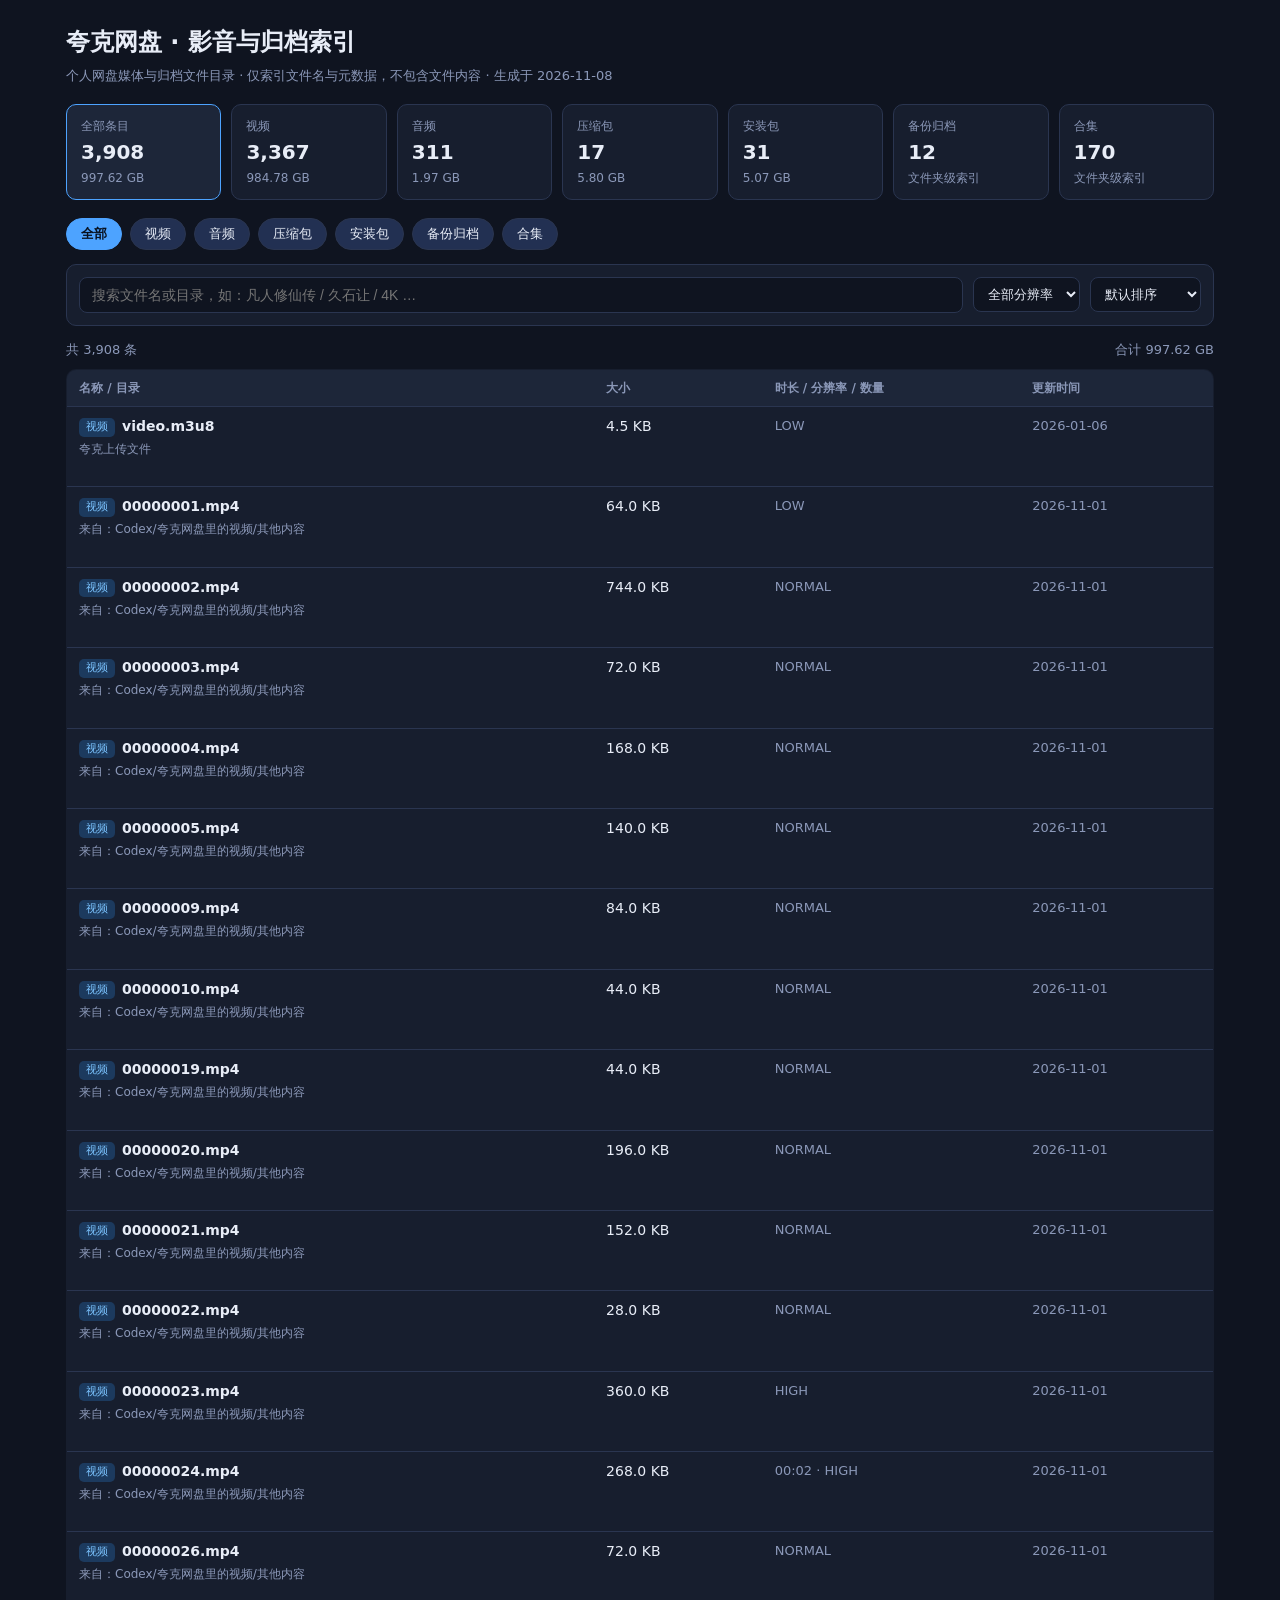
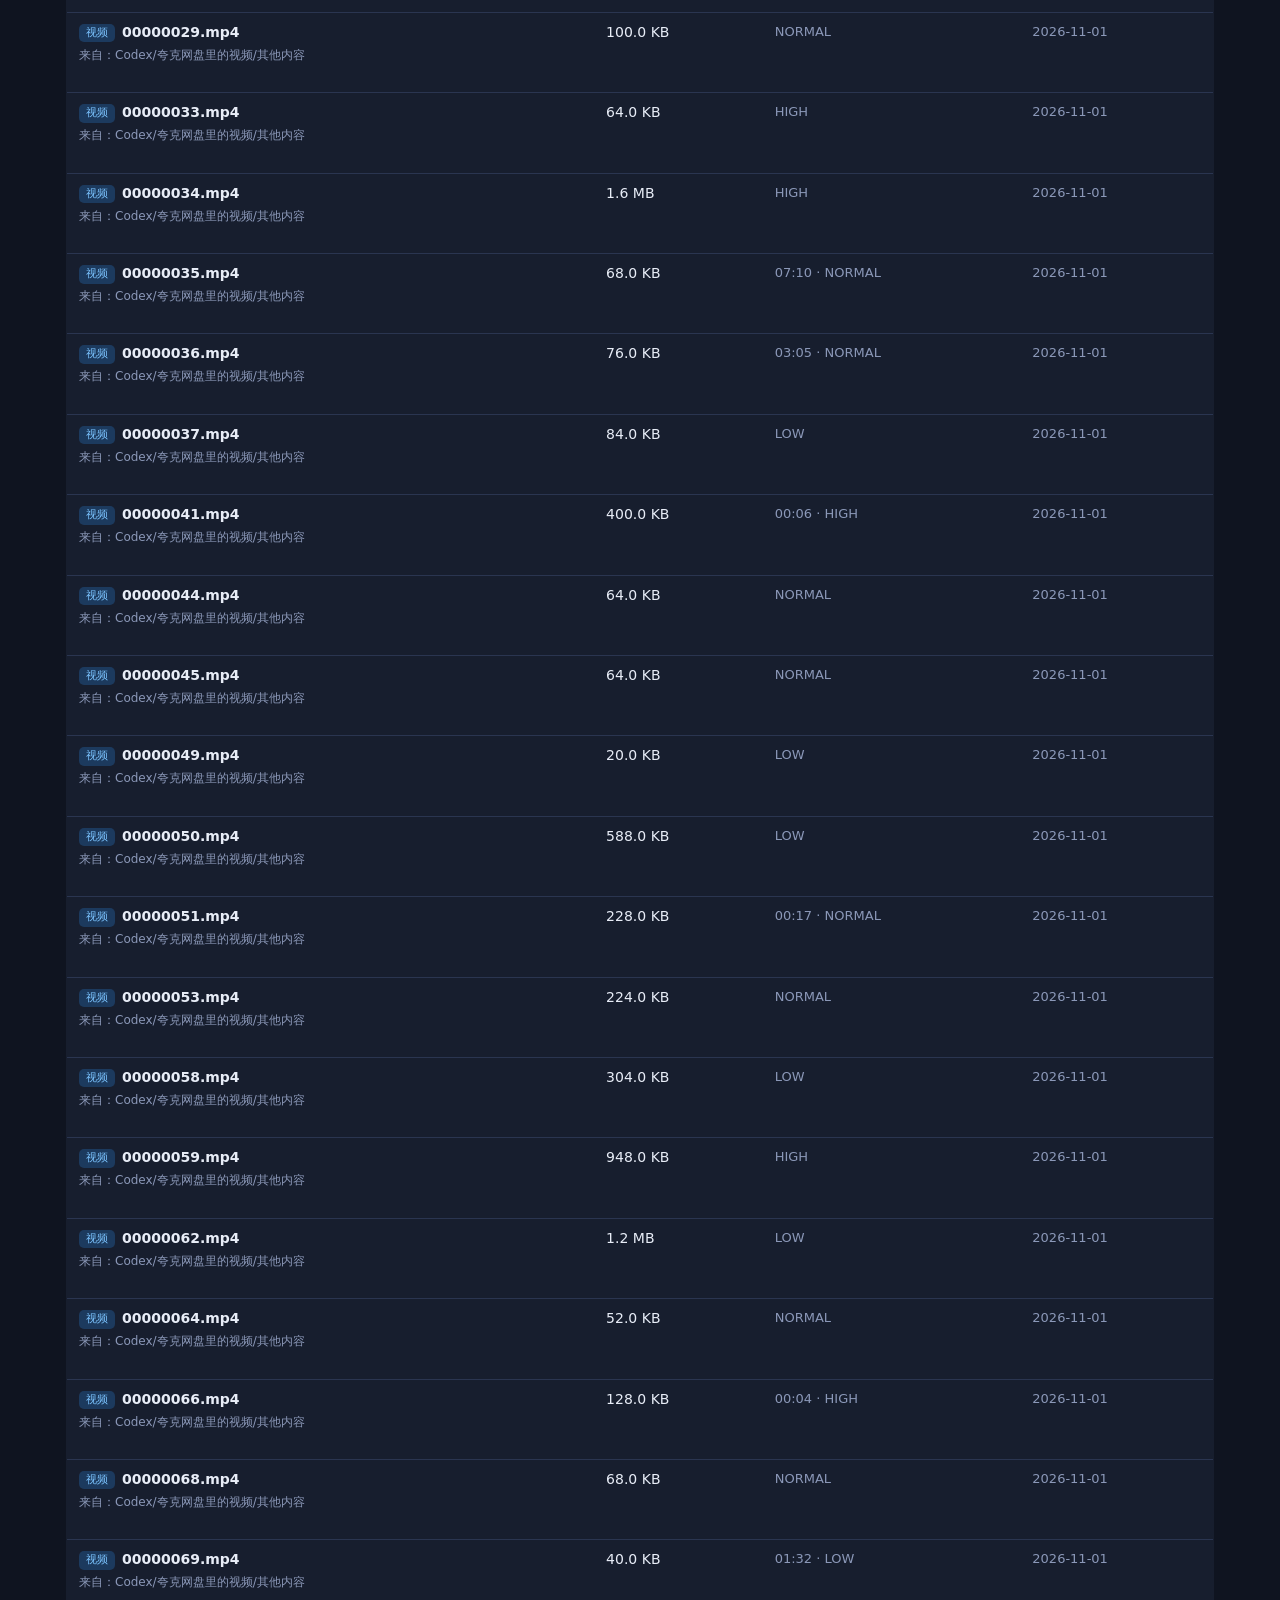
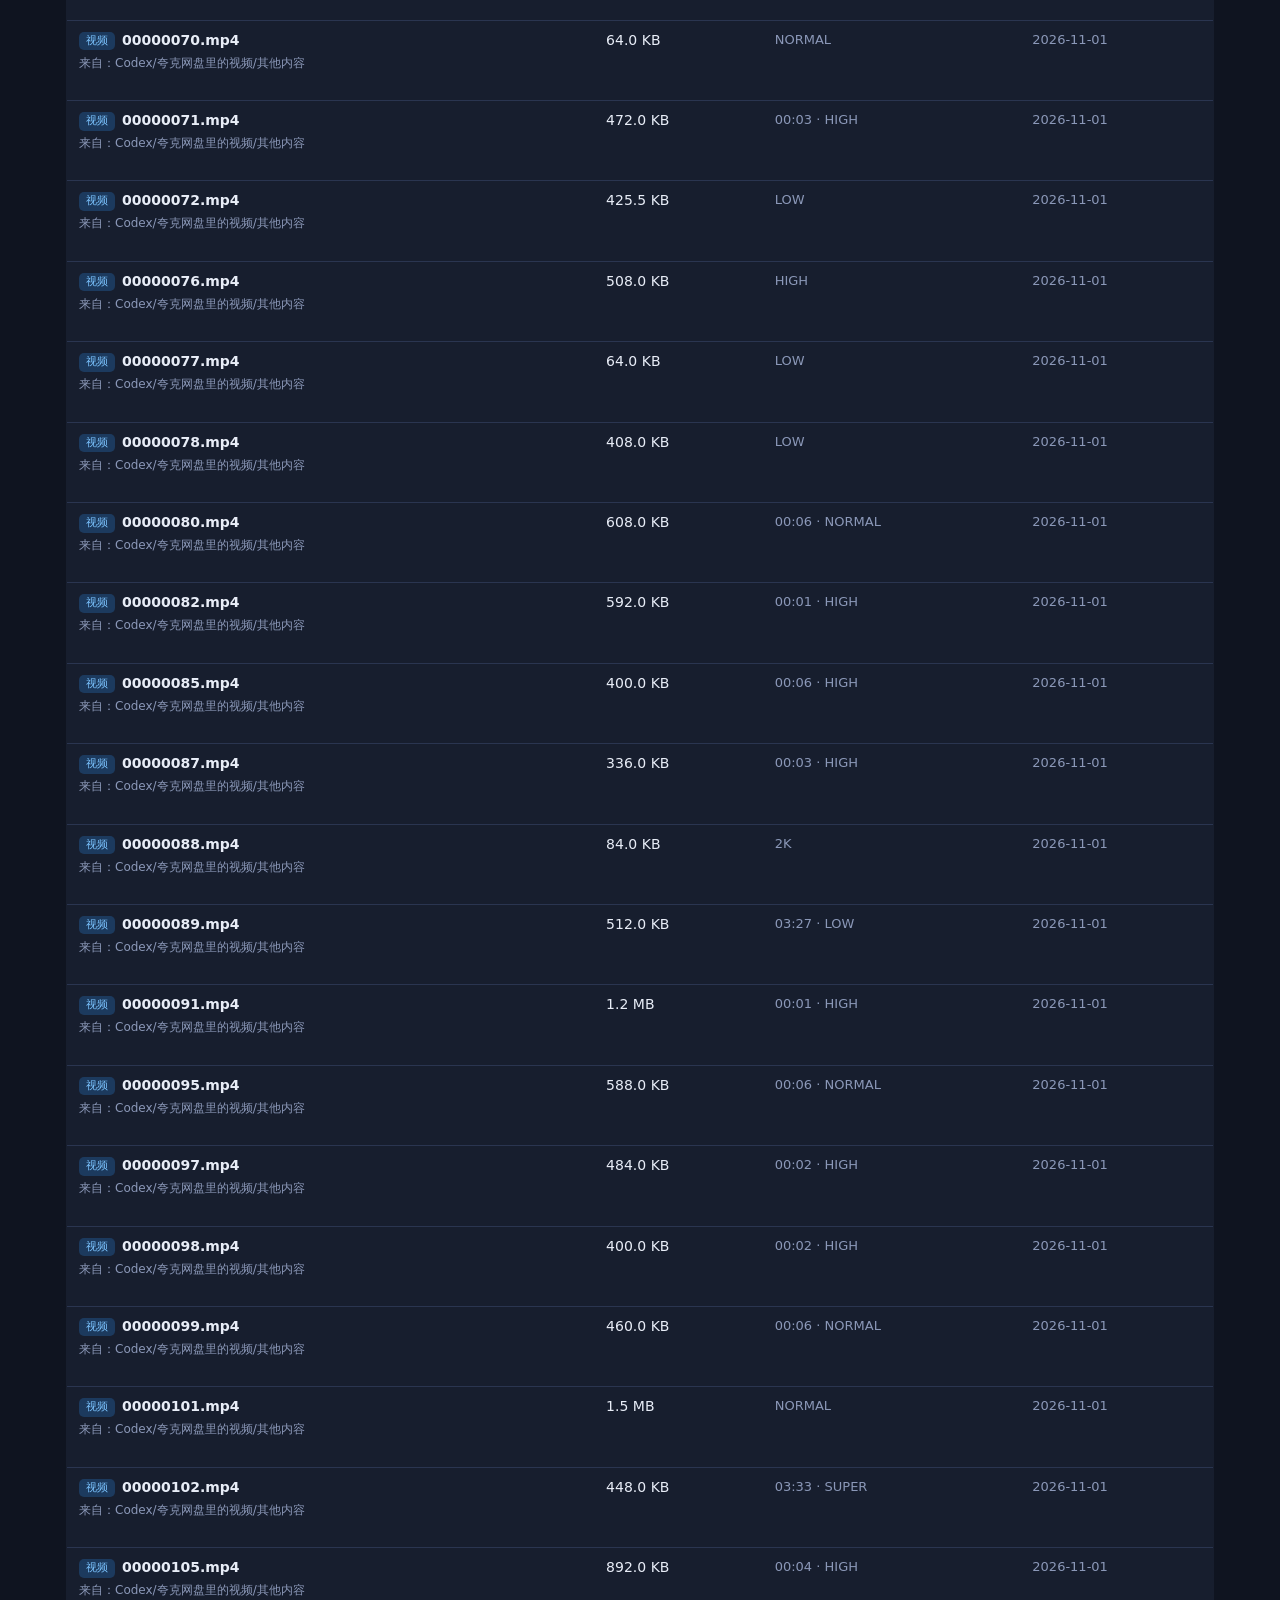
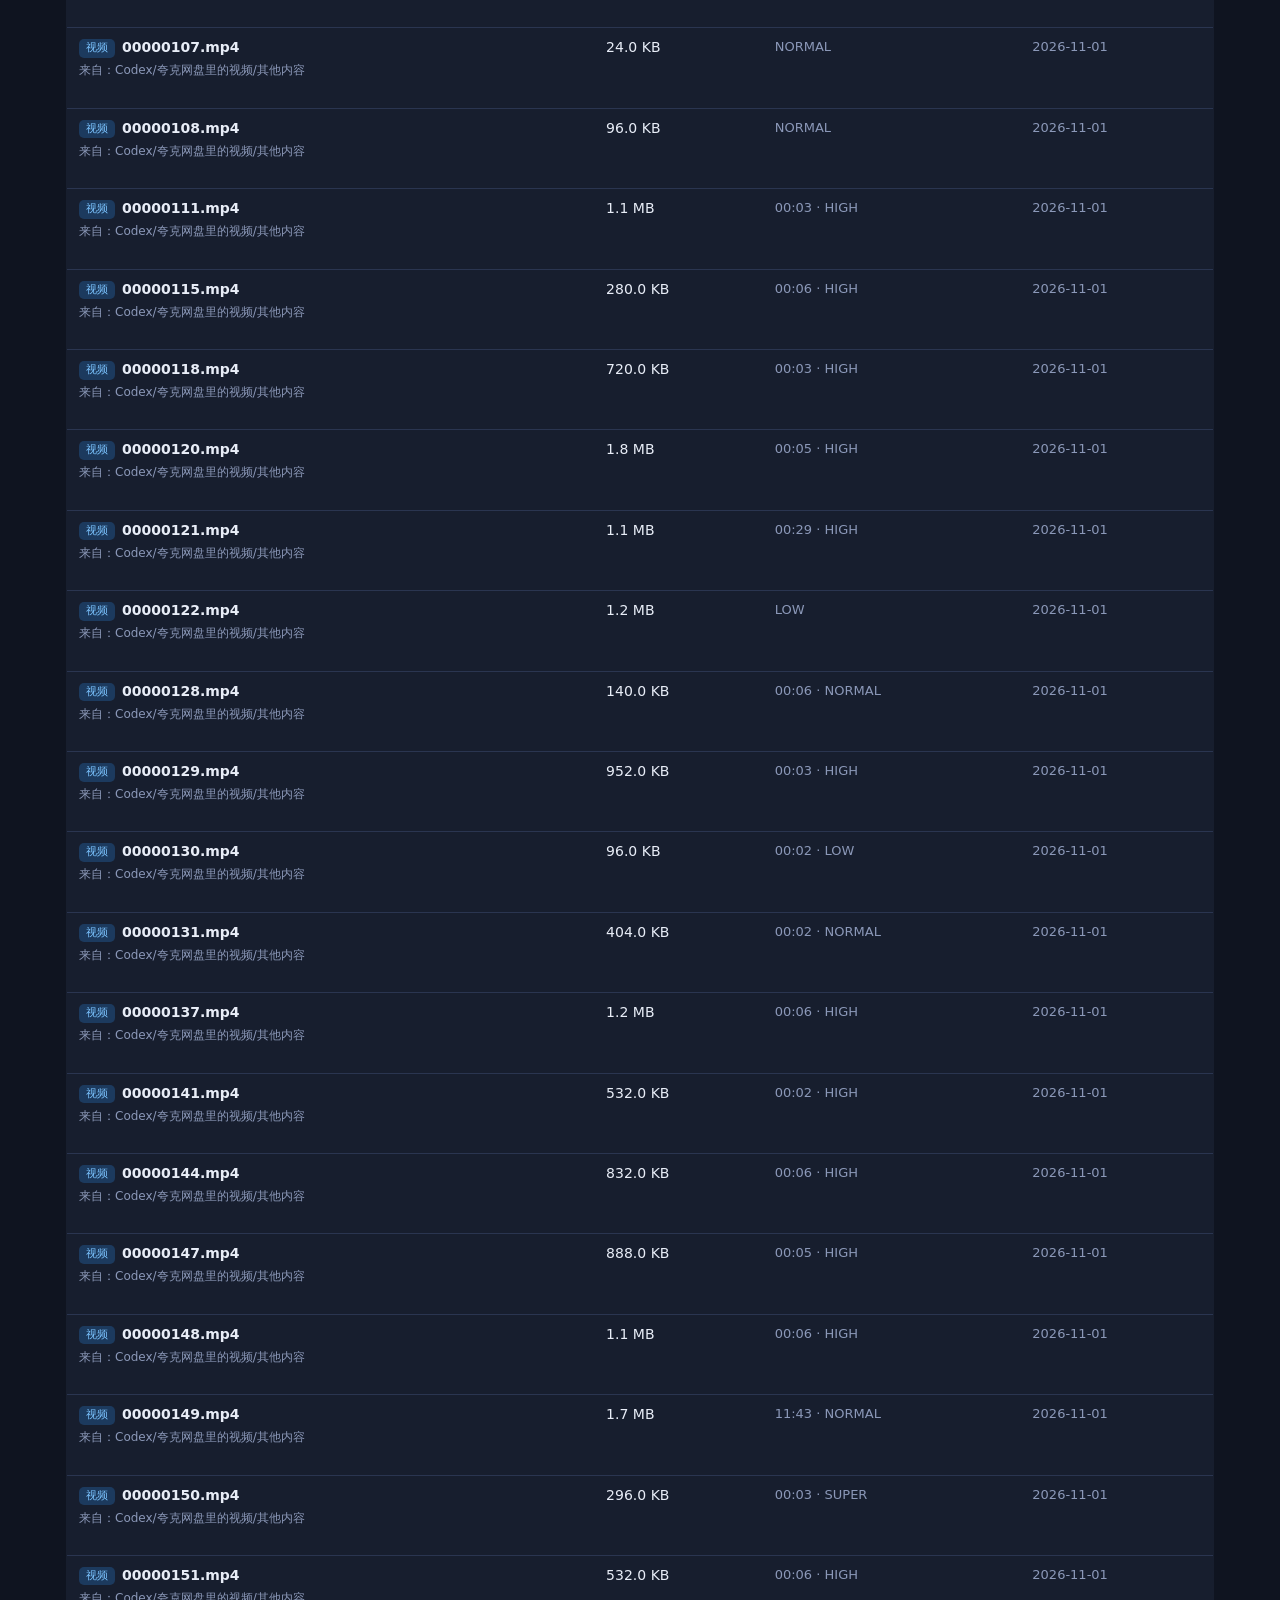
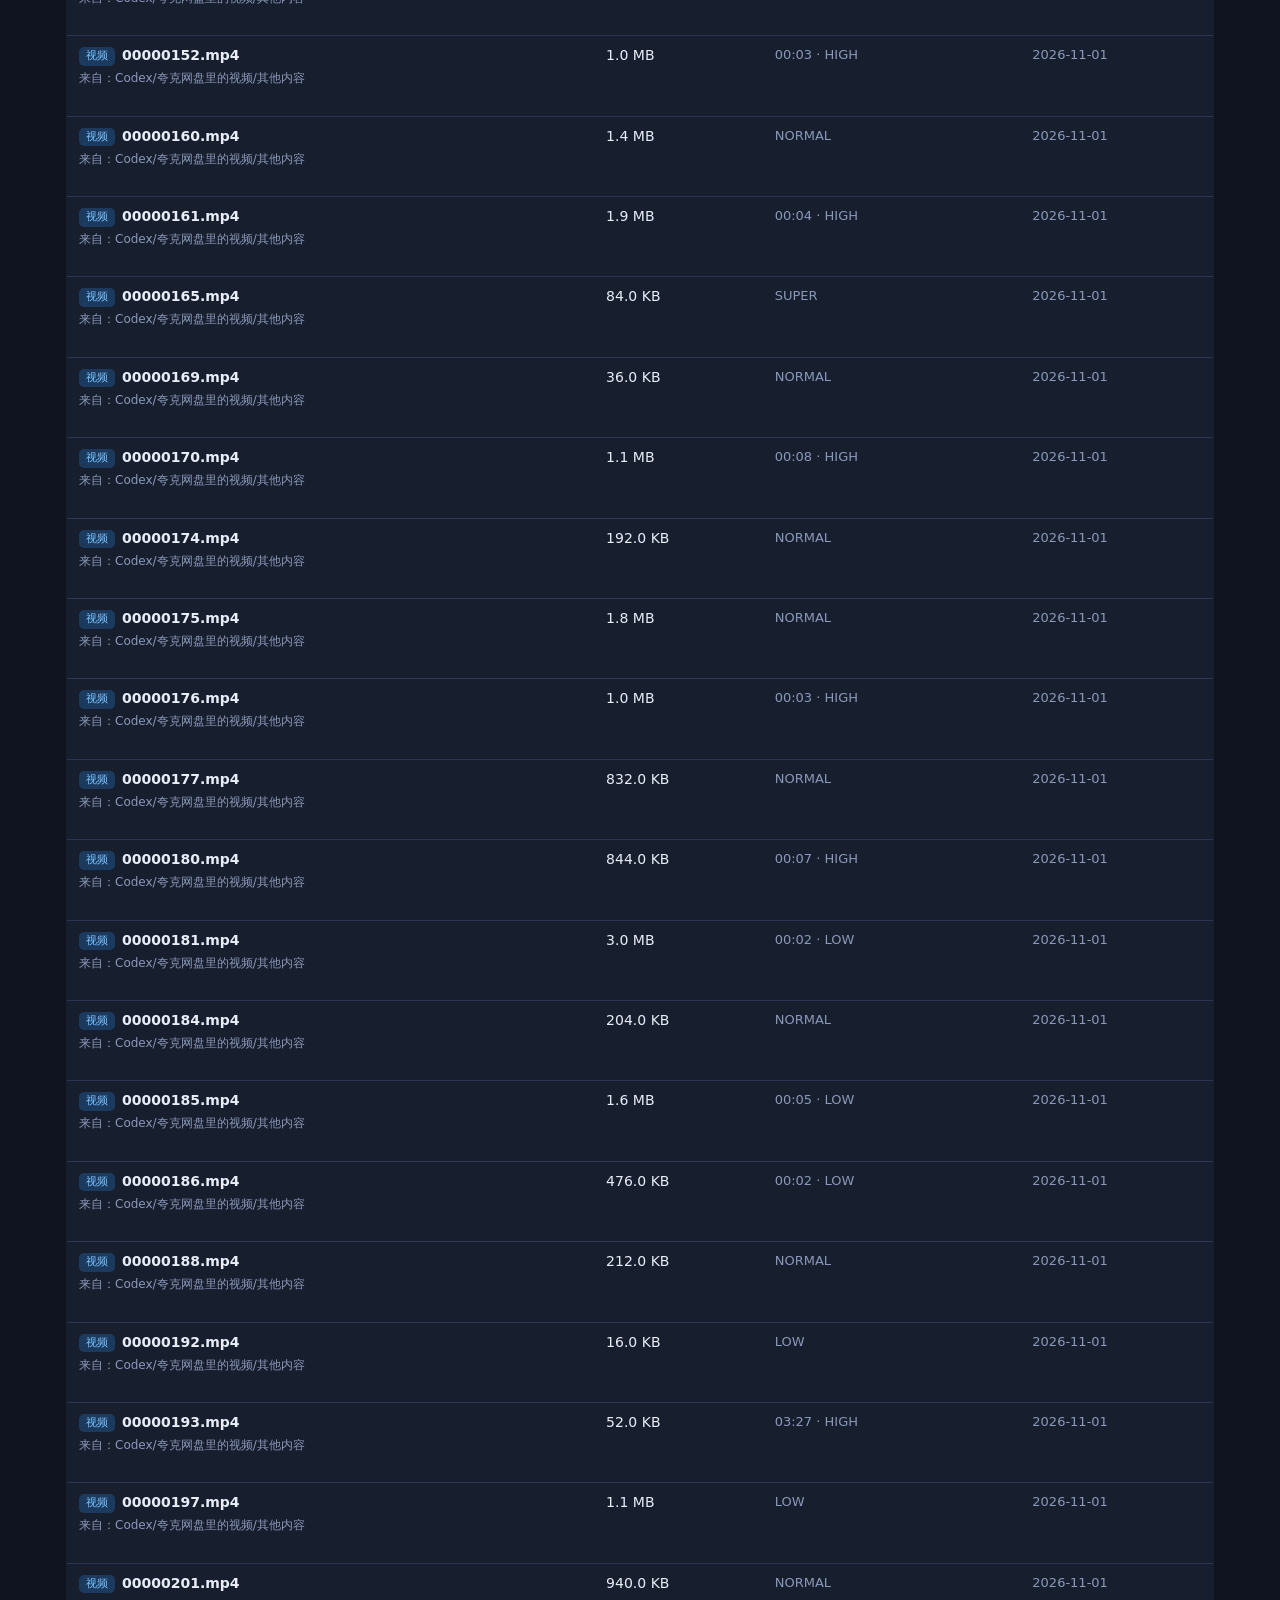
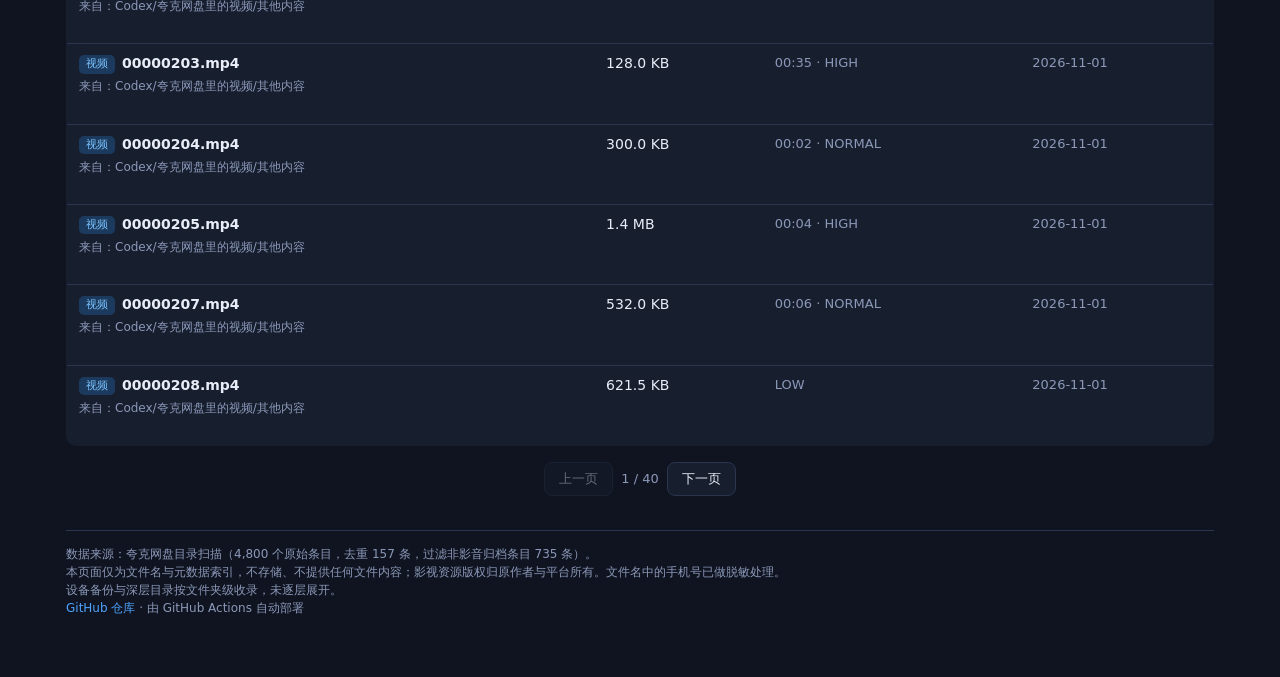
<file: index.html>
<!DOCTYPE html>
<html lang="zh-CN">
<head>
<meta charset="UTF-8">
<meta name="viewport" content="width=device-width, initial-scale=1">
<title>夸克网盘 · 影音与归档索引</title>
<link rel="icon" href="favicon.svg" type="image/svg+xml">
<link rel="stylesheet" href="community.css">
<style>
  :root{
    --bg:#0f1420; --panel:#171e2e; --panel2:#1d2639; --line:#2a3550;
    --text:#e8edf7; --muted:#8b98b8; --accent:#4da3ff; --accent2:#7ee0a3;
    --chip:#223052;
  }
  *{box-sizing:border-box;margin:0;padding:0}
  body{background:var(--bg);color:var(--text);font-family:"Segoe UI","Microsoft YaHei",system-ui,sans-serif;font-size:14px;line-height:1.5}
  .wrap{max-width:1180px;margin:0 auto;padding:24px 16px 60px}
  header h1{font-size:24px;font-weight:700}
  header .sub{color:var(--muted);margin-top:6px;font-size:13px}
  .cards{display:grid;grid-template-columns:repeat(auto-fit,minmax(150px,1fr));gap:10px;margin:18px 0}
  .card{background:var(--panel);border:1px solid var(--line);border-radius:10px;padding:12px 14px;cursor:pointer;transition:.15s}
  .card:hover,.card.active{border-color:var(--accent)}
  .card.active{background:var(--panel2)}
  .card .t{color:var(--muted);font-size:12px}
  .card .v{font-size:20px;font-weight:700;margin-top:2px}
  .card .s{color:var(--muted);font-size:12px;margin-top:2px}
  .toolbar{display:flex;flex-wrap:wrap;gap:10px;align-items:center;background:var(--panel);border:1px solid var(--line);border-radius:10px;padding:12px;margin-bottom:14px}
  .toolbar input[type=search]{flex:1;min-width:220px;background:var(--bg);border:1px solid var(--line);color:var(--text);border-radius:8px;padding:9px 12px;font-size:14px;outline:none}
  .toolbar input[type=search]:focus{border-color:var(--accent)}
  .toolbar select{background:var(--bg);border:1px solid var(--line);color:var(--text);border-radius:8px;padding:8px 10px;font-size:13px;outline:none}
  .chips{display:flex;flex-wrap:wrap;gap:8px;margin-bottom:14px}
  .chip{background:var(--chip);border:1px solid var(--line);color:var(--text);border-radius:999px;padding:6px 14px;font-size:13px;cursor:pointer}
  .chip.active{background:var(--accent);border-color:var(--accent);color:#08111f;font-weight:600}
  .meta-line{color:var(--muted);font-size:13px;margin-bottom:10px;display:flex;justify-content:space-between;flex-wrap:wrap;gap:6px}
  table{width:100%;border-collapse:collapse;background:var(--panel);border:1px solid var(--line);border-radius:10px;overflow:hidden}
  th,td{padding:9px 12px;text-align:left;border-bottom:1px solid var(--line);vertical-align:top}
  th{background:var(--panel2);color:var(--muted);font-size:12px;font-weight:600;white-space:nowrap}
  tr:last-child td{border-bottom:none}
  tbody tr:hover{background:#1a2338}
  .name{font-weight:600;word-break:break-all}
  .badge{display:inline-block;font-size:11px;border-radius:5px;padding:1px 7px;margin-right:7px;vertical-align:1px;white-space:nowrap}
  .b-video{background:#1c3a5e;color:#7cc4ff}.b-audio{background:#1e4034;color:#7ee0a3}
  .b-archive{background:#4a3a1c;color:#ffd47e}.b-app{background:#3d2a52;color:#cf9dff}
  .b-backup{background:#4a2430;color:#ff9db0}.b-collection{background:#2a3550;color:#aebadf}
  .path{color:var(--muted);font-size:12px;margin-top:3px;word-break:break-all;cursor:pointer}
  .path:hover{color:var(--accent);text-decoration:underline}
  .num{white-space:nowrap;color:var(--text)}
  .dim{color:var(--muted);white-space:nowrap;font-size:13px}
  .pager{display:flex;gap:8px;align-items:center;justify-content:center;margin-top:16px;flex-wrap:wrap}
  .pager button{background:var(--panel);border:1px solid var(--line);color:var(--text);border-radius:8px;padding:7px 14px;cursor:pointer;font-size:13px}
  .pager button:disabled{opacity:.4;cursor:default}
  .pager span{color:var(--muted);font-size:13px}
  footer{margin-top:34px;color:var(--muted);font-size:12px;border-top:1px solid var(--line);padding-top:14px}
  footer a{color:var(--accent);text-decoration:none}
  footer a:hover{text-decoration:underline}
  .empty{padding:40px;text-align:center;color:var(--muted)}
  @media (max-width:720px){ .hide-sm{display:none} th,td{padding:8px} }
</style>
</head>
<body>
<div class="wrap">
  <header>
    <h1>夸克网盘 · 影音与归档索引</h1>
    <div class="sub" id="subtitle">个人网盘媒体与归档文件目录 · 仅索引文件名与元数据，不包含文件内容</div>
  </header>
  <div class="cards" id="cards"></div>
  <div class="chips" id="chips"></div>
  <div class="toolbar">
    <input type="search" id="q" placeholder="搜索文件名或目录，如：凡人修仙传 / 久石让 / 4K …">
    <select id="res">
      <option value="">全部分辨率</option>
      <option value="4k">4K</option>
      <option value="1080p">1080p</option>
      <option value="other">其他/未知</option>
    </select>
    <select id="sort">
      <option value="default">默认排序</option>
      <option value="size">大小 ↓</option>
      <option value="updated">更新时间 ↓</option>
      <option value="name">名称 A→Z</option>
      <option value="rating">评分 高→低</option>
      <option value="comments">评论 多→少</option>
    </select>
  </div>
  <div class="meta-line"><span id="count"></span><span id="sum"></span></div>
  <table>
    <thead><tr>
      <th style="width:46%">名称 / 目录</th>
      <th>大小</th>
      <th class="hide-sm">时长 / 分辨率 / 数量</th>
      <th class="hide-sm">更新时间</th>
    </tr></thead>
    <tbody id="rows"></tbody>
  </table>
  <div class="empty" id="empty" style="display:none">没有匹配的结果</div>
  <div class="pager">
    <button id="prev">上一页</button><span id="pageinfo"></span><button id="next">下一页</button>
  </div>
  <footer id="footer"></footer>
</div>
<dialog id="itemDialog" class="item-dialog" aria-label="条目详情与评分评论"></dialog>
<script src="data.js"></script>
<script src="community.js"></script>
<script>
(function(){
  var D = window.INDEX_DATA;
  var CAT = {video:'视频',audio:'音频',archive:'压缩包',app:'安装包',backup:'备份归档',collection:'合集'};
  var BADGE = {video:'b-video',audio:'b-audio',archive:'b-archive',app:'b-app',backup:'b-backup',collection:'b-collection'};
  var state = {cat:'', q:'', res:'', sort:'default', page:1};
  var PAGE = 100;

  // 条目稳定 ID：对「类别|路径|名称|大小」做内容哈希（与顺序无关，data.js 重新生成后仍稳定），
  // 统一加本站前缀 qmi: 以隔离共享 Appwrite 后端里其他站点的数据。
  function cyrb53(str, seed){
    seed = seed || 0;
    var h1 = 0xdeadbeef ^ seed, h2 = 0x41c6ce57 ^ seed;
    for(var i=0,ch;i<str.length;i++){
      ch = str.charCodeAt(i);
      h1 = Math.imul(h1 ^ ch, 2654435761);
      h2 = Math.imul(h2 ^ ch, 1597334677);
    }
    h1 = Math.imul(h1 ^ (h1>>>16), 2246822507); h1 ^= Math.imul(h2 ^ (h2>>>13), 3266489909);
    h2 = Math.imul(h2 ^ (h2>>>16), 2246822507); h2 ^= Math.imul(h1 ^ (h1>>>13), 3266489909);
    return 4294967296 * (2097151 & h2) + (h1 >>> 0);
  }
  function rateId(i){ return 'qmi:' + cyrb53(i.c + '\u0001' + (i.p||'') + '\u0001' + i.n + '\u0001' + (i.s||0)).toString(36); }
  D.items.forEach(function(i, idx){ i._idx = idx; i._rid = rateId(i); });

  function fmtSize(b){
    if(!b) return '—';
    if(b >= 1099511627776) return (b/1099511627776).toFixed(2)+' TB';
    if(b >= 1073741824) return (b/1073741824).toFixed(2)+' GB';
    if(b >= 1048576) return (b/1048576).toFixed(1)+' MB';
    if(b >= 1024) return (b/1024).toFixed(1)+' KB';
    return b+' B';
  }
  function fmtDur(s){
    if(!s) return '';
    var h=Math.floor(s/3600), m=Math.floor(s%3600/60), sec=s%60;
    return (h? h+':' : '') + String(m).padStart(2,'0') + ':' + String(sec).padStart(2,'0');
  }
  function fmtDate(ms){ return ms ? new Date(ms).toISOString().slice(0,10) : '—'; }
  function esc(s){ return String(s).replace(/[&<>"']/g, function(c){ return {'&':'&amp;','<':'&lt;','>':'&gt;','"':'&quot;',"'":'&#39;'}[c]; }); }

  // 统计卡片
  var cards = document.getElementById('cards');
  var totalSize = D.items.reduce(function(s,i){return s+(i.s||0);},0);
  var all = {t:'全部条目', v:D.meta.total, s:fmtSize(totalSize), cat:''};
  var list = [all].concat(Object.keys(CAT).map(function(k){
    var st = D.meta.stats[k] || {count:0,size:0};
    return {t:CAT[k], v:st.count, s:(k==='collection'||k==='backup') ? '文件夹级索引' : fmtSize(st.size), cat:k};
  }));
  cards.innerHTML = list.map(function(c,i){
    return '<div class="card'+(i===0?' active':'')+'" data-cat="'+c.cat+'"><div class="t">'+c.t+'</div><div class="v">'+c.v.toLocaleString()+'</div><div class="s">'+c.s+'</div></div>';
  }).join('');
  cards.addEventListener('click', function(e){
    var el = e.target.closest('.card'); if(!el) return;
    state.cat = el.dataset.cat; state.page = 1; sync(); render();
  });

  // 类别 chips
  var chips = document.getElementById('chips');
  chips.innerHTML = [''].concat(Object.keys(CAT)).map(function(k){
    return '<button class="chip'+(k===''?' active':'')+'" data-cat="'+k+'">'+(k===''?'全部':CAT[k])+'</button>';
  }).join('');
  chips.addEventListener('click', function(e){
    var el = e.target.closest('.chip'); if(!el) return;
    state.cat = el.dataset.cat; state.page = 1; sync(); render();
  });

  function sync(){
    Array.prototype.forEach.call(chips.children, function(el){ el.classList.toggle('active', el.dataset.cat===state.cat); });
    Array.prototype.forEach.call(cards.children, function(el){ el.classList.toggle('active', el.dataset.cat===state.cat); });
  }

  function filtered(){
    var q = state.q.trim().toLowerCase();
    var arr = D.items.filter(function(i){
      if(state.cat && i.c!==state.cat) return false;
      if(q && (i.n+' '+i.p).toLowerCase().indexOf(q)<0) return false;
      if(state.res){
        if(state.res==='other'){ if(i.r==='4k'||i.r==='1080p') return false; }
        else if(i.r!==state.res) return false;
      }
      return true;
    });
    if(state.sort==='size') arr.sort(function(a,b){return (b.s||0)-(a.s||0);});
    else if(state.sort==='updated') arr.sort(function(a,b){return (b.u||0)-(a.u||0);});
    else if(state.sort==='name') arr.sort(function(a,b){return a.n.localeCompare(b.n,'zh');});
    else if(state.sort==='rating' || state.sort==='comments'){
      var st=function(i){ return window.JZSCommunity ? window.JZSCommunity.getStats(i._rid) : {avg:0,count:0,comments:0}; };
      arr.sort(function(a,b){
        var sa=st(a), sb=st(b);
        if(state.sort==='rating') return (sb.avg-sa.avg) || (sb.count-sa.count);
        return (sb.comments-sa.comments) || (sb.avg-sa.avg);
      });
    }
    return arr;
  }

  function render(){
    var arr = filtered();
    var pages = Math.max(1, Math.ceil(arr.length/PAGE));
    if(state.page>pages) state.page=pages;
    var slice = arr.slice((state.page-1)*PAGE, state.page*PAGE);
    var rows = document.getElementById('rows');
    rows.innerHTML = slice.map(function(i){
      var info = [];
      if(i.c==='collection'||i.c==='backup') info.push((i.k||0)+' 项');
      if(i.d) info.push(fmtDur(i.d));
      if(i.r) info.push(i.r.toUpperCase());
      var pathHtml = i.p ? '<div class="path" title="点击按此目录筛选">'+esc(i.p)+'</div>' : '<div class="path dim" style="cursor:default">根目录</div>';
      return '<tr><td><span class="badge '+BADGE[i.c]+'">'+CAT[i.c]+'</span><span class="name open-item" data-idx="'+i._idx+'" title="点击评分 / 评论">'+esc(i.n)+'</span>'+pathHtml+
        '<div class="row-rate" data-rate="'+i._rid+'" data-idx="'+i._idx+'" title="点击评分 / 评论"></div></td>'+
        '<td class="num">'+fmtSize(i.s)+'</td>'+
        '<td class="dim hide-sm">'+(info.join(' · ')||'—')+'</td>'+
        '<td class="dim hide-sm">'+fmtDate(i.u)+'</td></tr>';
    }).join('');
    if(window.JZSCommunity) window.JZSCommunity.decorateCards(rows);
    document.getElementById('empty').style.display = arr.length? 'none':'block';
    document.getElementById('count').textContent = '共 '+arr.length.toLocaleString()+' 条'+(state.q?'（搜索：'+state.q+'）':'');
    var sz = arr.reduce(function(s,i){return s+(i.s||0);},0);
    document.getElementById('sum').textContent = sz? '合计 '+fmtSize(sz) : '';
    document.getElementById('pageinfo').textContent = state.page+' / '+pages;
    document.getElementById('prev').disabled = state.page<=1;
    document.getElementById('next').disabled = state.page>=pages;
  }

  document.getElementById('q').addEventListener('input', function(){ state.q=this.value; state.page=1; render(); });
  document.getElementById('res').addEventListener('change', function(){ state.res=this.value; state.page=1; render(); });
  document.getElementById('sort').addEventListener('change', function(){ state.sort=this.value; state.page=1; render(); });
  document.getElementById('prev').addEventListener('click', function(){ state.page--; render(); window.scrollTo(0,0); });
  document.getElementById('next').addEventListener('click', function(){ state.page++; render(); window.scrollTo(0,0); });
  document.getElementById('rows').addEventListener('click', function(e){
    var openEl = e.target.closest('.name.open-item, .row-rate');
    if(openEl){ openItem(Number(openEl.getAttribute('data-idx'))); return; }
    var el = e.target.closest('.path'); if(!el || !el.title) return;
    state.q = el.textContent; state.page = 1;
    document.getElementById('q').value = state.q; render();
  });

  // 详情弹窗：点击名称 / 行内评分打开，渲染评分评论区
  var itemDialog = document.getElementById('itemDialog');
  function openItem(idx){
    var i = D.items[idx]; if(!i) return;
    var info = [];
    if(i.c==='collection'||i.c==='backup') info.push((i.k||0)+' 项');
    if(i.d) info.push(fmtDur(i.d));
    if(i.r) info.push(i.r.toUpperCase());
    if(i.s) info.push(fmtSize(i.s));
    itemDialog.innerHTML =
      '<div class="id-scroll">'+
        '<div class="id-head">'+
          '<div>'+
            '<div class="id-title">'+esc(i.n)+'</div>'+
            '<div class="id-path">'+(i.p?esc(i.p):'根目录')+'</div>'+
            '<div class="id-meta"><span class="badge '+BADGE[i.c]+'">'+CAT[i.c]+'</span>'+(info.length?'<span class="dim">'+esc(info.join(' · '))+'</span>':'')+'</div>'+
          '</div>'+
          '<button type="button" class="id-close" aria-label="关闭">×</button>'+
        '</div>'+
        '<section class="rd-community" data-community="'+i._rid+'" aria-label="评分与评论"></section>'+
      '</div>';
    itemDialog.querySelector('.id-close').addEventListener('click', closeItem);
    if(!itemDialog.open) itemDialog.showModal();
    if(window.JZSCommunity) window.JZSCommunity.renderDialog(i._rid, itemDialog.querySelector('[data-community]'));
  }
  function closeItem(){ if(itemDialog.open) itemDialog.close(); }
  itemDialog.addEventListener('click', function(e){ if(e.target===itemDialog) closeItem(); });

  // 评分数据就绪 / 更新后：刷新行内评分；若正按评分/评论排序则重排
  window.addEventListener('jzs-stats', function(){
    if(window.JZSCommunity) window.JZSCommunity.decorateCards(document.getElementById('rows'));
    if(state.sort==='rating' || state.sort==='comments') render();
  });

  var gen = new Date(D.meta.generated);
  document.getElementById('subtitle').textContent += ' · 生成于 '+gen.toISOString().slice(0,10);
  document.getElementById('footer').innerHTML =
    '数据来源：夸克网盘目录扫描（'+D.meta.rawItems.toLocaleString()+' 个原始条目，去重 '+D.meta.duplicatesRemoved+' 条，过滤非影音归档条目 '+D.meta.excludedNonMedia+' 条）。<br>'+
    '本页面仅为文件名与元数据索引，不存储、不提供任何文件内容；影视资源版权归原作者与平台所有。文件名中的手机号已做脱敏处理。<br>'+
    '设备备份与深层目录按文件夹级收录，未逐层展开。<br>'+
    '<a href="https://github.com/sxs159733/quark-media-index" target="_blank" rel="noopener">GitHub 仓库</a> · 由 GitHub Actions 自动部署';
  render();
})();
</script>
</body>
</html>
</file>
<file: community.css>
/* =========================================================
   夸克影音索引 · 评分与评论 UI（暗色主题，适配 index.html 设计变量）
   配合 community.js 使用：行内 [data-rate] 占位 + 详情弹窗评分评论区
   ========================================================= */

/* ---------- 行内评分占位（表格名称下方） ---------- */
.row-rate {
  display: flex;
  align-items: center;
  flex-wrap: wrap;
  gap: 5px;
  margin-top: 5px;
  min-height: 1.2em;
  font-size: 12px;
  letter-spacing: .02em;
  color: var(--muted);
}
.row-rate b { color: var(--text); font-weight: 600; font-variant-numeric: tabular-nums; }
.row-rate .cm-sep { opacity: .6; }
.row-rate .no-rate { opacity: .55; }

/* ---------- 星级（叠层填充 technique） ---------- */
.stars {
  position: relative;
  display: inline-block;
  font-size: .95em;
  line-height: 1;
  letter-spacing: 1px;
  color: #3a4560;
  white-space: nowrap;
}
.stars-bg { display: inline-block; }
.stars-fg {
  position: absolute;
  left: 0; top: 0;
  overflow: hidden;
  white-space: nowrap;
  color: #f5b942;
}
.stars-lg { font-size: 1.25rem; letter-spacing: 2px; }

/* ---------- 名称可点击打开详情 ---------- */
.name.open-item { cursor: pointer; }
.name.open-item:hover { color: var(--accent); text-decoration: underline; }

/* ---------- 详情弹窗 ---------- */
dialog.item-dialog {
  width: min(640px, calc(100vw - 32px));
  max-height: calc(100vh - 48px);
  margin: auto;
  padding: 0;
  border: 1px solid var(--line);
  border-radius: 14px;
  background: var(--panel);
  color: var(--text);
  box-shadow: 0 24px 64px rgba(0, 0, 0, .5);
  overflow: hidden;
}
dialog.item-dialog::backdrop { background: rgba(5, 9, 18, .66); backdrop-filter: blur(2px); }
.id-scroll { max-height: calc(100vh - 48px); overflow-y: auto; padding: 22px 24px 26px; }
.id-head { display: flex; align-items: flex-start; justify-content: space-between; gap: 14px; margin-bottom: 6px; }
.id-title { font-size: 17px; font-weight: 700; word-break: break-all; line-height: 1.4; }
.id-path { color: var(--muted); font-size: 12px; margin-top: 6px; word-break: break-all; }
.id-meta { display: flex; flex-wrap: wrap; gap: 8px; margin-top: 10px; }
.id-meta .badge { margin-right: 0; }
.id-close {
  flex: none;
  width: 32px; height: 32px;
  border: 1px solid var(--line);
  border-radius: 8px;
  background: var(--panel2);
  color: var(--muted);
  font-size: 18px;
  line-height: 1;
  cursor: pointer;
}
.id-close:hover { border-color: var(--accent); color: var(--text); }

/* ---------- 评分评论区 ---------- */
.rd-community { margin-top: 20px; padding-top: 18px; border-top: 1px solid var(--line); }
.rd-community h3 {
  font-size: 13px;
  letter-spacing: .12em;
  color: var(--muted);
  font-weight: 600;
  margin-bottom: 16px;
  padding-bottom: 10px;
  border-bottom: 1px solid var(--line);
}
.cm-note { font-size: 13px; color: var(--muted); padding: 6px 0; }
.cm-retry {
  border: 1px solid var(--line);
  background: var(--panel2);
  color: var(--text);
  border-radius: 999px;
  padding: 2px 12px;
  margin-left: 8px;
  cursor: pointer;
  font-size: 12px;
}
.cm-retry:hover { border-color: var(--accent); color: var(--accent); }

.cm-summary { display: flex; align-items: center; flex-wrap: wrap; gap: 14px; margin-bottom: 18px; }
.cm-avg { display: inline-flex; align-items: baseline; gap: 4px; }
.cm-avg b { font-size: 2rem; line-height: 1; color: var(--text); font-variant-numeric: tabular-nums; }
.cm-avg span { font-size: 12px; color: var(--muted); }
.cm-count { font-size: 12px; color: var(--muted); letter-spacing: .04em; }

.cm-mine {
  display: flex; align-items: center; flex-wrap: wrap; gap: 8px 14px;
  padding: 13px 16px;
  background: var(--panel2);
  border: 1px solid var(--line);
  border-radius: 10px;
  margin-bottom: 20px;
  font-size: 13px;
}
.cm-mine-label { color: var(--text); font-weight: 600; }
.cm-pick { display: inline-flex; gap: 2px; }
.cm-pick button {
  border: 0; background: none; cursor: pointer;
  padding: 4px 3px; font-size: 1.5rem; line-height: 1;
  color: #3a4560;
  transition: transform .15s, color .15s;
}
.cm-pick button.on { color: #f5b942; }
.cm-pick button:hover { transform: scale(1.15); }
.cm-pick button:focus-visible { outline: 2px solid var(--accent); outline-offset: 2px; border-radius: 6px; }
.cm-pick button:disabled { cursor: wait; opacity: .7; }
.cm-mine-note { font-size: 12px; color: var(--muted); }

.cm-form { display: grid; gap: 10px; margin-bottom: 26px; }
.cm-form input[type="text"], .cm-form textarea {
  width: 100%;
  border: 1px solid var(--line);
  border-radius: 10px;
  background: var(--bg);
  color: var(--text);
  padding: 10px 14px;
  font: inherit; font-size: 13px; line-height: 1.7;
  transition: border-color .15s;
}
.cm-form input:focus, .cm-form textarea:focus { outline: none; border-color: var(--accent); }
.cm-form textarea { min-height: 88px; resize: vertical; }
.cm-form-foot { display: flex; align-items: center; justify-content: space-between; gap: 12px; }
.cm-form-msg { font-size: 12px; color: var(--muted); }
.cm-form-msg.err { color: #ff9db0; }
.cm-form-msg.ok { color: var(--accent2); }

.btn {
  border: 1px solid var(--accent);
  background: var(--accent);
  color: #08111f;
  border-radius: 8px;
  padding: 0 22px;
  min-height: 42px;
  font: inherit; font-size: 13px; font-weight: 600;
  cursor: pointer;
  flex: none;
}
.btn:hover { filter: brightness(1.08); }
.btn:disabled { opacity: .6; cursor: wait; }

.cm-list h4 { font-size: 13px; letter-spacing: .08em; color: var(--muted); font-weight: 600; margin-bottom: 6px; }
.cm-item { padding: 14px 0; border-bottom: 1px dashed var(--line); }
.cm-item:last-child { border-bottom: 0; }
.cm-item header { display: flex; align-items: baseline; justify-content: space-between; gap: 12px; margin-bottom: 6px; font-size: 13px; }
.cm-item header b { color: var(--text); }
.cm-item time { color: var(--muted); font-size: 11px; white-space: nowrap; font-variant-numeric: tabular-nums; }
.cm-item p { font-size: 13px; color: var(--text); line-height: 1.8; white-space: pre-wrap; word-break: break-word; }
.cm-empty { font-size: 13px; color: var(--muted); padding: 12px 0; }

@media (max-width: 640px) {
  .id-scroll { padding: 18px 16px 22px; }
  .cm-summary { gap: 10px; }
  .cm-avg b { font-size: 1.7rem; }
  .cm-mine { padding: 12px 14px; }
  .cm-pick button { font-size: 1.7rem; padding: 6px 5px; }
  .cm-form-foot { flex-wrap: wrap; }
  .cm-form-foot .btn { width: 100%; }
  .cm-item header { flex-wrap: wrap; gap: 4px 12px; }
}
</file>
